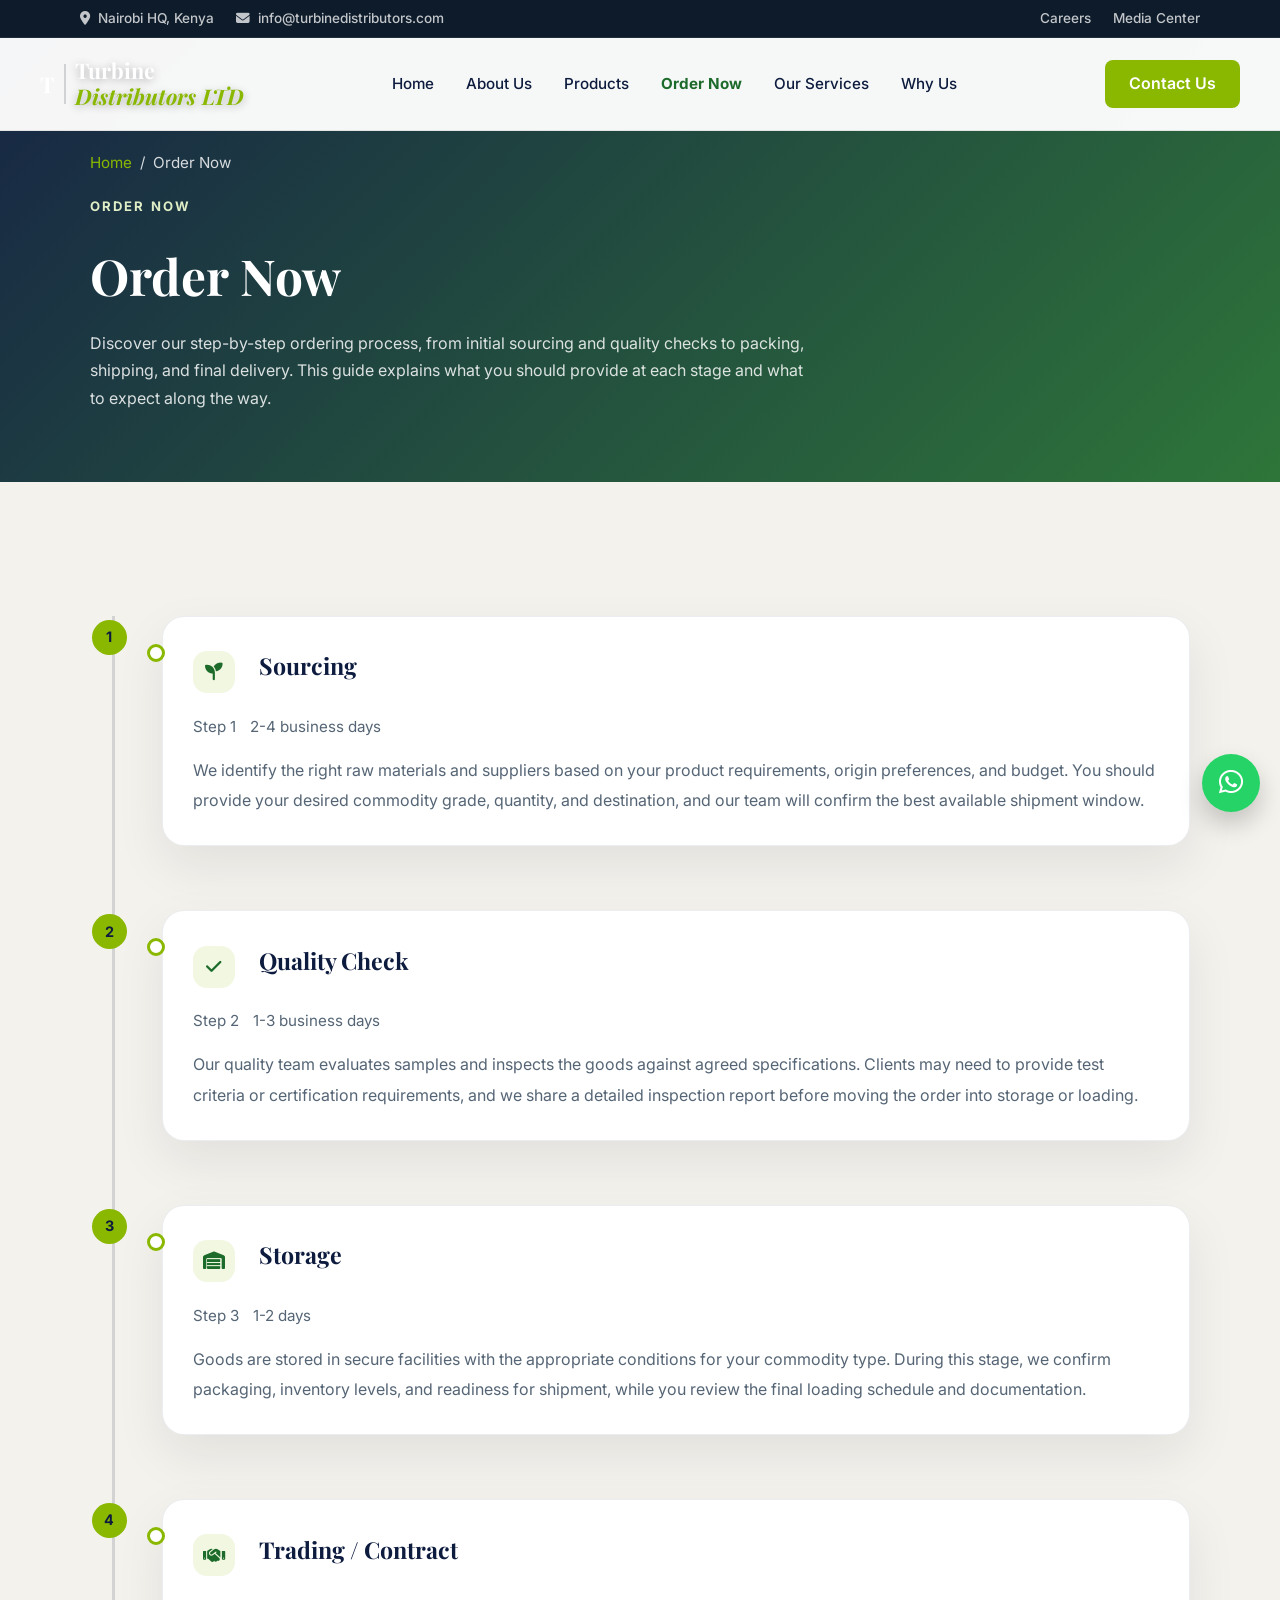
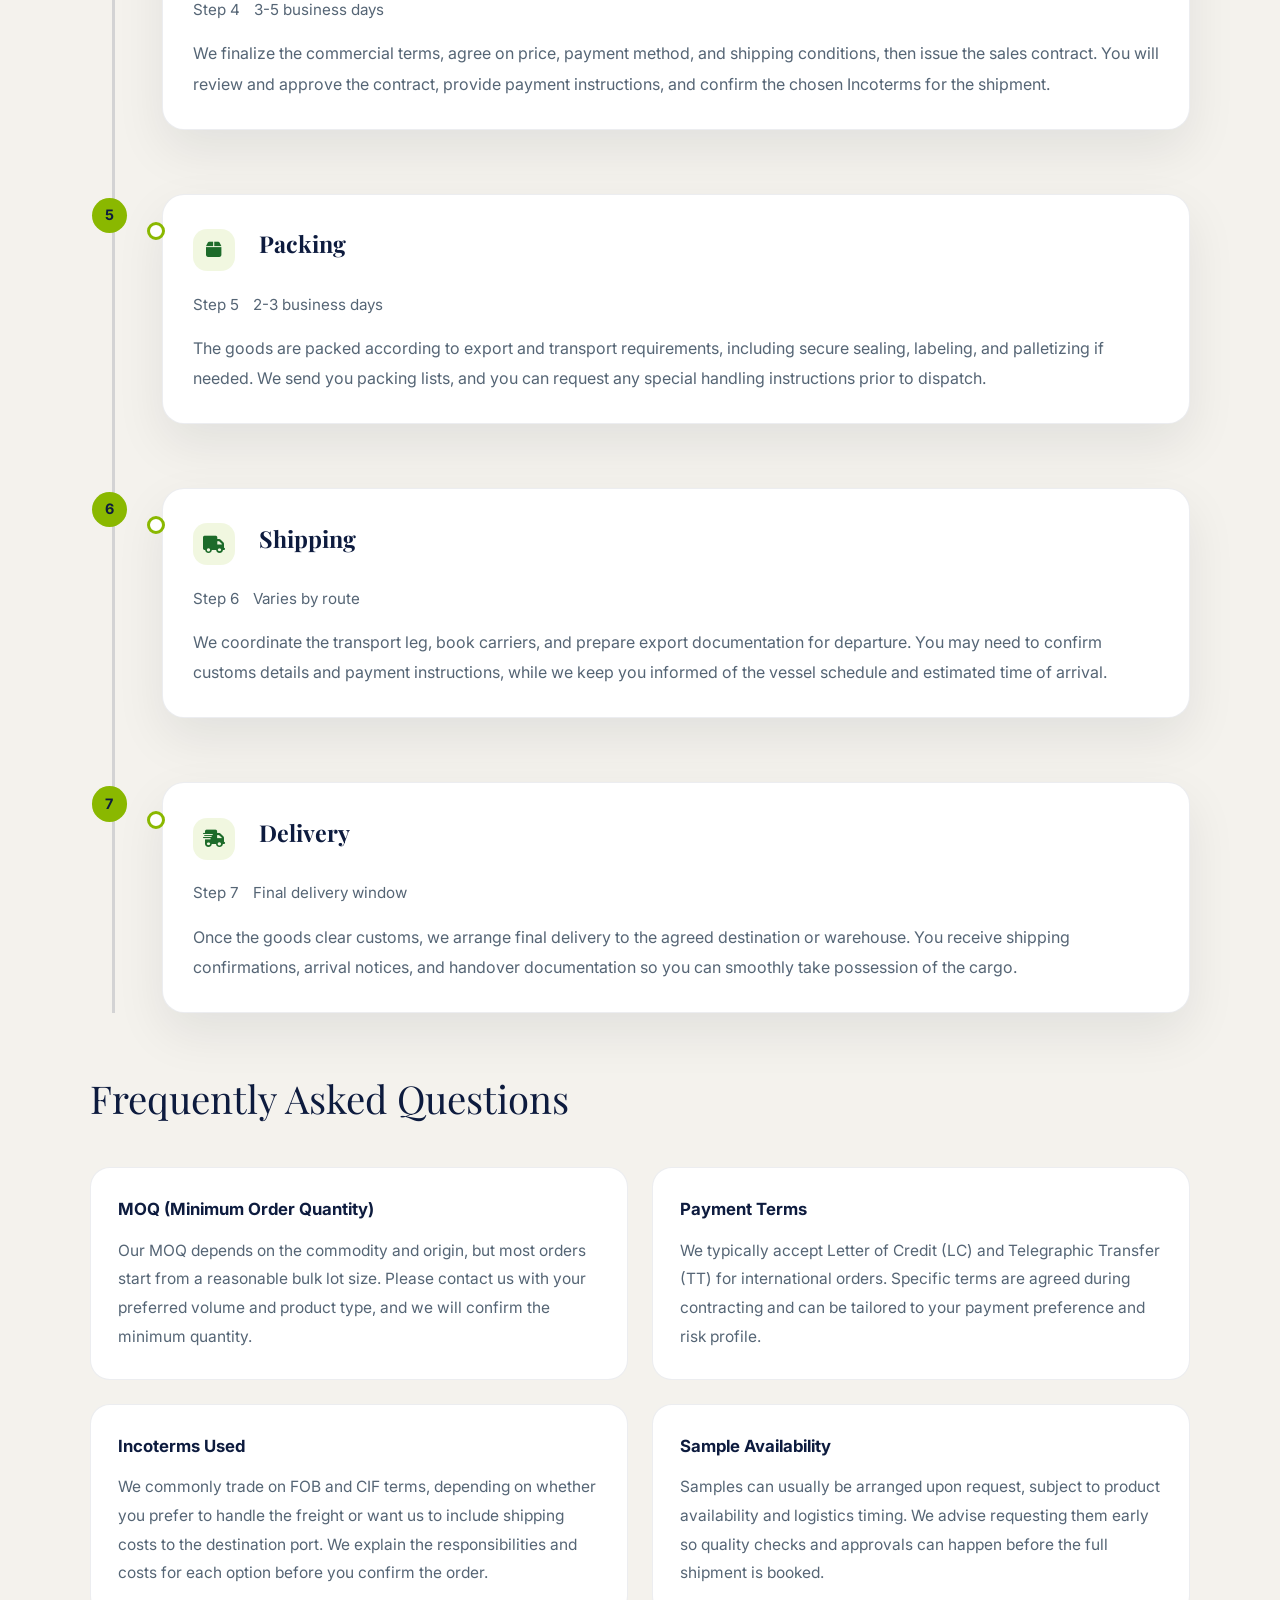
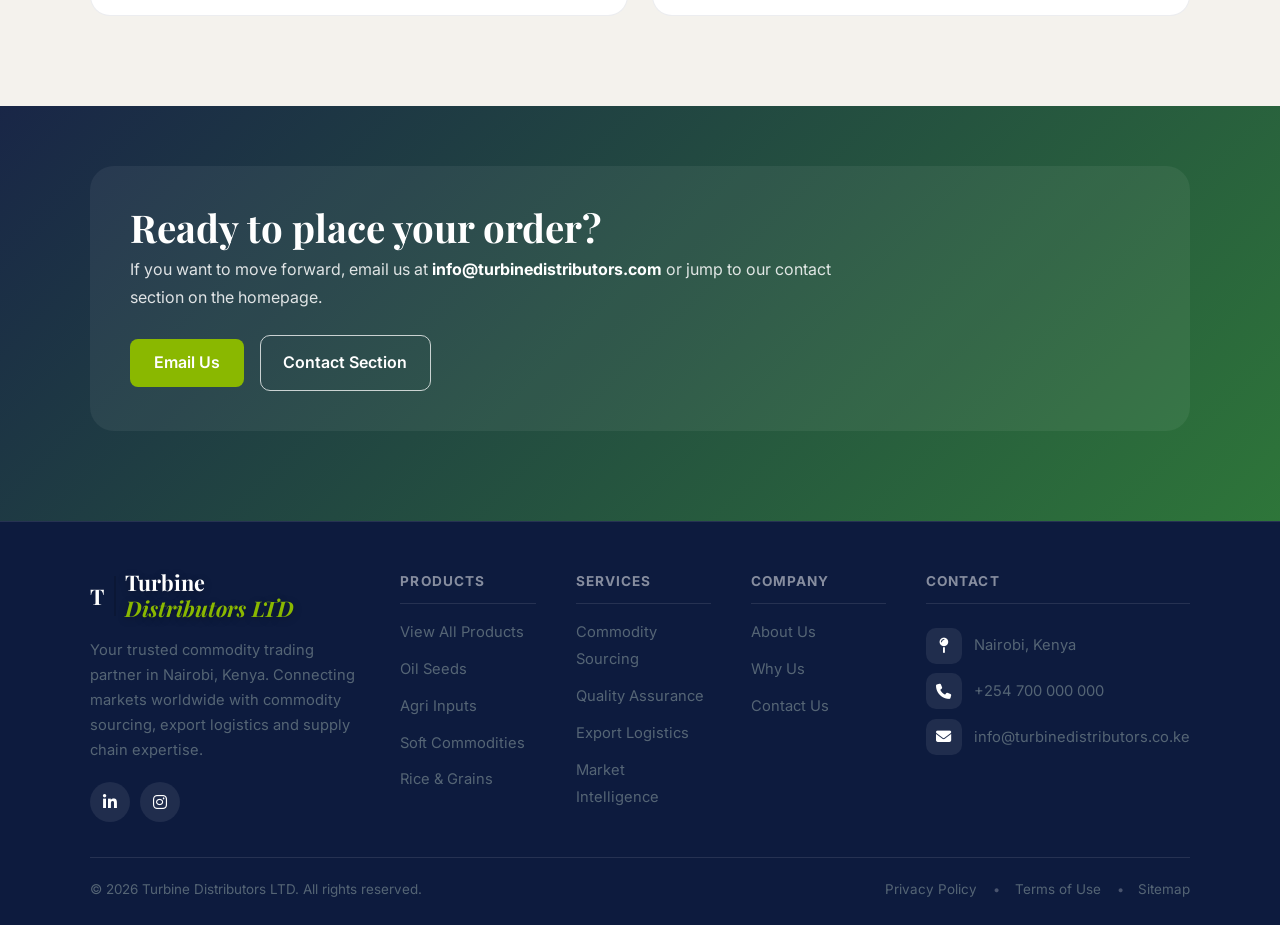
<file: how-to-order.html>
<!DOCTYPE html>
<html lang="en">
<head>
  <meta charset="UTF-8">
  <meta name="viewport" content="width=device-width, initial-scale=1.0">
  <meta name="description" content="Learn our step-by-step ordering process from sourcing and quotation to delivery and export support.">
  <meta property="og:title" content="Order Now | Turbine Distributors LTD">
  <meta property="og:description" content="Learn our step-by-step ordering process from sourcing and quotation to delivery and export support.">
  <meta property="og:image" content="images/og-share-image.jpg">
  <meta property="og:type" content="website">
  <meta property="og:url" content="https://www.turbinedistributors.com/how-to-order.html">
  <link rel="icon" type="image/png" sizes="32x32" href="favicon-32x32.png">
  <link rel="icon" type="image/png" sizes="16x16" href="favicon-16x16.png">
  <link rel="apple-touch-icon" sizes="180x180" href="apple-touch-icon.png">
  <title>Order Now | Turbine Distributors LTD</title>
  <link href="https://fonts.googleapis.com/css2?family=Playfair+Display:ital,wght@0,700;0,900;1,700&family=Inter:wght@300;400;500;600&display=swap" rel="stylesheet">
  <link rel="stylesheet" href="https://cdnjs.cloudflare.com/ajax/libs/font-awesome/6.4.0/css/all.min.css">
  <style>
    :root {
      --navy: #0d1b3e;
      --navy-mid: #132050;
      --white: #ffffff;
      --off-white: #f4f2ed;
      --lime: #8ab800;
      --lime-dark: #6e9300;
      --primary-green: #1d6b2a;
      --text-muted: #556575;
    }

    * { box-sizing: border-box; margin: 0; padding: 0; }
    html { scroll-behavior: smooth; }
    body { font-family: 'Inter', sans-serif; background: var(--off-white); color: var(--navy); line-height: 1.7; }
    a { color: inherit; text-decoration: none; }

    .top-bar {
      background: #0d1b2a;
      color: rgba(255,255,255,0.75);
      font-size: 0.85rem;
      font-weight: 500;
      border-bottom: 1px solid rgba(255,255,255,0.08);
      position: fixed;
      top: 0;
      left: 0;
      right: 0;
      height: 38px;
      z-index: 101;
      display: flex;
      align-items: center;
    }
    .top-bar-inner { max-width: 1200px; width: 100%; margin: 0 auto; padding: 0 2.5rem; display: flex; justify-content: space-between; align-items: center; }
    .top-bar-left, .top-bar-right { display: flex; gap: 1.4rem; align-items: center; }
    .top-bar-right a, .top-bar-left a { color: rgba(255,255,255,0.75); transition: color 0.2s; }
    .top-bar-right a:hover, .top-bar-left a:hover { color: var(--lime); }
    .top-bar span, .top-bar a { display: flex; align-items: center; gap: 0.5rem; }

    nav {
      position: fixed;
      top: 38px;
      left: 0;
      right: 0;
      z-index: 100;
      display: flex;
      align-items: center;
      justify-content: space-between;
      padding: 1.25rem 2.5rem;
      background: rgba(255,255,255,0.96);
      border-bottom: 1px solid rgba(0,0,0,0.08);
    }
    .nav-brand { display: flex; align-items: center; gap: 0.8rem; font-family: 'Playfair Display', serif; font-size: 1.35rem; font-weight: 700; color: var(--navy); }
    .nav-divider { width: 2px; height: 40px; background: rgba(0, 0, 0, 0.15); }
    .nav-text { display: flex; flex-direction: column; line-height: 1.2; text-shadow: 0 2px 8px rgba(0, 0, 0, 0.3); }
    .nav-text span { color: var(--lime); text-shadow: 0 2px 8px rgba(0, 0, 0, 0.3); }
    .nav-brand span { color: var(--lime); font-style: italic; }
    .nav-links { display: flex; align-items: center; gap: 2rem; list-style: none; }
    .nav-links a { color: var(--navy); font-size: 0.95rem; font-weight: 500; }
    .nav-links a:hover, .nav-links a.active { color: var(--primary-green); font-weight: 700; }
    .btn-lime { background: var(--lime); color: var(--white); padding: 0.65rem 1.5rem; border-radius: 8px; font-weight: 600; display: inline-flex; align-items: center; gap: 0.55rem; transition: all 0.25s ease; }
    .btn-lime:hover { background: var(--lime-dark); transform: translateY(-1px); }

    .page-hero { padding: 150px 2.5rem 70px; background: linear-gradient(135deg, rgba(13,27,62,0.96), rgba(29,107,42,0.92)); color: var(--white); }
    .page-hero-content { max-width: 1100px; margin: 0 auto; }
    .breadcrumb { display: flex; flex-wrap: wrap; gap: 0.5rem; margin-bottom: 1rem; color: rgba(255,255,255,0.78); font-size: 0.95rem; }
    .breadcrumb a { color: var(--lime); }
    .breadcrumb span { color: rgba(255,255,255,0.82); }
    .page-hero .eyebrow { display: inline-block; margin-bottom: 1rem; color: #dfeec7; font-size: 0.82rem; font-weight: 700; letter-spacing: 0.16em; text-transform: uppercase; }
    .page-hero h1 { font-family: 'Playfair Display', serif; font-size: clamp(2.3rem, 4vw, 3.1rem); margin-bottom: 0.8rem; }
    .page-hero p { max-width: 720px; color: rgba(255,255,255,0.84); }

    .content-section { padding: 70px 2.5rem 90px; }
    .section-inner { max-width: 1100px; margin: 0 auto; }
    .section-title { font-family: 'Playfair Display', serif; font-size: clamp(2rem, 3vw, 3rem); color: var(--navy); line-height: 1.1; margin-bottom: 1rem; }
    .section-body { max-width: 760px; color: var(--text-muted); font-size: 1rem; line-height: 1.85; }

    .timeline { position: relative; margin-top: 4rem; padding-left: 24px; }
    .timeline::before { content: ''; position: absolute; top: 0; bottom: 0; left: 22px; width: 3px; background: rgba(13,27,62,0.14); }
    .timeline-step { position: relative; margin-bottom: 4rem; padding-left: 3rem; }
    .timeline-step:last-child { margin-bottom: 0; }
    .timeline-step::before { content: attr(data-step); position: absolute; left: -1.4rem; top: 0.25rem; width: 2.2rem; height: 2.2rem; border-radius: 50%; background: var(--lime); color: var(--navy); display: grid; place-items: center; font-size: 0.9rem; font-weight: 700; }
    .timeline-card { background: var(--white); border-radius: 22px; padding: 1.85rem; box-shadow: 0 20px 50px rgba(15,23,42,0.08); border: 1px solid rgba(13,27,62,0.08); position: relative; }
    .timeline-card::after { content: ''; position: absolute; left: -16px; top: 1.7rem; width: 12px; height: 12px; border-radius: 50%; background: var(--white); border: 3px solid var(--lime); }
    .timeline-step h3 { font-family: 'Playfair Display', serif; font-size: 1.45rem; color: var(--navy); margin-bottom: 0.75rem; }
    .timeline-step .step-meta { display: flex; flex-wrap: wrap; gap: 0.9rem; align-items: center; margin-bottom: 0.95rem; color: var(--text-muted); font-size: 0.95rem; }
    .timeline-step .step-meta span { display: inline-flex; align-items: center; gap: 0.5rem; }
    .timeline-step p { color: var(--text-muted); line-height: 1.9; }
    .timeline-step .step-icon { width: 42px; height: 42px; border-radius: 14px; display: grid; place-items: center; background: rgba(138,184,0,0.12); color: var(--primary-green); font-size: 1.1rem; margin-right: 0.7rem; }
    .timeline-step .step-header { display: flex; align-items: center; gap: 0.85rem; margin-bottom: 1rem; }

    .faq-grid { display: grid; grid-template-columns: repeat(2, minmax(0, 1fr)); gap: 1.5rem; margin-top: 3rem; }
    .faq-card { background: var(--white); border-radius: 20px; padding: 1.7rem; border: 1px solid rgba(13,27,62,0.08); }
    .faq-card h4 { font-size: 1.05rem; color: var(--navy); margin-bottom: 0.8rem; }
    .faq-card p { color: var(--text-muted); font-size: 0.97rem; line-height: 1.85; }

    .cta-section { padding: 60px 2.5rem 90px; background: linear-gradient(135deg, rgba(13,27,62,0.95), rgba(29,107,42,0.92)); color: var(--white); }
    .cta-card { max-width: 1100px; margin: 0 auto; background: rgba(255,255,255,0.06); border-radius: 24px; padding: 2.5rem; display: flex; flex-wrap: wrap; gap: 1.5rem; align-items: center; justify-content: space-between; }
    .cta-card h2 { font-family: 'Playfair Display', serif; font-size: clamp(2rem, 3vw, 2.6rem); line-height: 1.1; margin-bottom: 0.5rem; }
    .cta-card p { max-width: 720px; color: rgba(255,255,255,0.85); }
    .cta-card .cta-actions { display: flex; flex-wrap: wrap; gap: 1rem; align-items: center; }
    .cta-card .btn-outline { background: transparent; color: var(--white); border: 1.5px solid rgba(255,255,255,0.75); padding: 0.85rem 1.4rem; border-radius: 10px; font-weight: 600; }
    .cta-card .btn-outline:hover { border-color: var(--lime); color: var(--lime); }

    footer { background: var(--navy); color: rgba(255,255,255,0.82); padding: 3rem 2.5rem 1.5rem; border-top: 1px solid rgba(255, 255, 255, 0.1); }
    
    .footer-inner {
      max-width: 1100px;
      margin: 0 auto;
    }

    .footer-top {
      display: grid;
      grid-template-columns: 2fr 1fr 1fr 1fr 1fr;
      gap: 2.5rem;
      margin-bottom: 2.2rem;
    }

    .footer-brand-col {
      display: flex;
      flex-direction: column;
      gap: 1rem;
    }

    .nav-brand, .footer-brand {
      display: inline-flex;
      align-items: center;
      gap: 0.6rem;
      font-family: 'Playfair Display', serif;
      font-size: 1.35rem;
      font-weight: 700;
      color: var(--white);
      text-decoration: none;
    }

    .footer-brand span, .nav-brand span {
      color: var(--lime);
      font-style: italic;
    }

    .footer-desc {
      font-size: 0.92rem;
      color: var(--text-muted);
      line-height: 1.7;
      max-width: 420px;
    }

    .footer-social {
      display: flex;
      gap: 0.6rem;
      margin-top: 0.2rem;
    }

    .footer-social-btn {
      width: 40px;
      height: 40px;
      border-radius: 50%;
      background: rgba(255, 255, 255, 0.08);
      display: inline-flex;
      align-items: center;
      justify-content: center;
      color: var(--white);
      text-decoration: none;
      transition: background 0.18s;
    }

    .footer-social-btn:hover {
      background: var(--lime);
    }

    .footer-col h5 {
      font-size: 0.85rem;
      font-weight: 700;
      letter-spacing: 0.08em;
      text-transform: uppercase;
      color: rgba(255, 255, 255, 0.5);
      margin-bottom: 0.9rem;
      padding-bottom: 0.6rem;
      border-bottom: 1px solid rgba(255, 255, 255, 0.1);
    }

    .footer-col ul {
      list-style: none;
      display: flex;
      flex-direction: column;
      gap: 0.6rem;
      margin: 0;
      padding: 0;
    }

    .footer-col ul a {
      font-size: 0.92rem;
      color: var(--text-muted);
      text-decoration: none;
      transition: color 0.18s;
    }

    .footer-col ul a:hover {
      color: var(--white);
    }

    .footer-contact-col {
      display: flex;
      flex-direction: column;
      gap: 0.6rem;
    }

    .footer-contact-item {
      display: flex;
      align-items: center;
      gap: 0.75rem;
      color: var(--text-muted);
      font-size: 0.92rem;
    }

    .footer-contact-icon {
      width: 36px;
      height: 36px;
      border-radius: 10px;
      background: rgba(255, 255, 255, 0.08);
      display: inline-flex;
      align-items: center;
      justify-content: center;
      color: var(--white);
      font-size: 0.95rem;
      flex-shrink: 0;
    }

    .footer-bottom {
      display: flex;
      justify-content: space-between;
      align-items: center;
      gap: 1rem;
      padding-top: 1.2rem;
      border-top: 1px solid rgba(255, 255, 255, 0.1);
      color: var(--text-muted);
      font-size: 0.84rem;
      flex-wrap: wrap;
    }

    .footer-bottom-links {
      display: flex;
      align-items: center;
      gap: 1rem;
      flex-wrap: wrap;
    }

    .footer-bottom-links a {
      color: var(--text-muted);
      text-decoration: none;
      transition: color 0.18s;
    }

    .footer-bottom-links a:hover {
      color: var(--white);
    }

    .footer-bottom-links a + a::before {
      content: "•";
      display: inline-block;
      margin-right: 0.9rem;
      color: rgba(255, 255, 255, 0.25);
      font-size: 0.8rem;
      vertical-align: middle;
    }

    /* Scroll button styling — the button is fixed, footer remains normal flow */
    .scroll-top-btn {
      position: fixed;
      right: 1.25rem;
      bottom: 1.25rem;
      width: 48px;
      height: 48px;
      border-radius: 50%;
      border: none;
      background: var(--primary-green);
      color: var(--white);
      display: inline-flex;
      align-items: center;
      justify-content: center;
      box-shadow: 0 12px 22px rgba(0,0,0,0.22);
      cursor: pointer;
      opacity: 0;
      visibility: hidden;
      transform: translateY(8px);
      transition: opacity 0.22s ease, transform 0.22s ease, visibility 0.22s;
      z-index: 120;
    }

    .scroll-top-btn.visible {
      opacity: 1;
      visibility: visible;
      transform: translateY(0);
    }
    
    .whatsapp-float {
      position: fixed;
      right: 1.25rem;
      bottom: 5.5rem;
      width: 58px;
      height: 58px;
      border-radius: 50%;
      background: #25D366;
      color: var(--white);
      display: inline-flex;
      align-items: center;
      justify-content: center;
      box-shadow: 0 12px 24px rgba(0, 0, 0, 0.2);
      z-index: 120;
      transition: transform 0.22s ease, box-shadow 0.22s ease;
    }

    .whatsapp-float:hover {
      transform: scale(1.08);
      box-shadow: 0 16px 28px rgba(0, 0, 0, 0.24);
    }

    .whatsapp-float i {
      font-size: 1.7rem;
    }

    @media (max-width: 1024px) {
      .footer-top {
        grid-template-columns: 1fr 1fr;
        gap: 1.8rem;
      }
    }

    @media (max-width: 900px) {
      .page-hero { padding-top: 140px; }
      .timeline { padding-left: 16px; }
      .timeline-step { padding-left: 2.8rem; }
      .faq-grid { grid-template-columns: 1fr; }
    }
    @media (max-width: 768px) {
      .footer-top {
        grid-template-columns: 1fr;
        gap: 1.2rem;
      }
      .whatsapp-float {
        right: 1rem;
        bottom: 4.8rem;
        width: 54px;
        height: 54px;
      }
      .scroll-top-btn {
        right: 1rem;
        bottom: 1rem;
      }
      .top-bar-inner, nav, .page-hero, .content-section, .cta-section { padding-left: 1.5rem; padding-right: 1.5rem; }
      .nav-links { gap: 1rem; }
      .page-hero { padding: 140px 1.5rem 60px; }
      .timeline { padding-left: 0; }
      .timeline::before { left: 10px; }
      .timeline-step { padding-left: 0; }
      .timeline-step::before { left: -0.9rem; }
      .timeline-card { padding: 1.5rem; }
      .cta-card { flex-direction: column; align-items: flex-start; }
    }
  </style>
</head>
<body>
  <div class="top-bar">
    <div class="top-bar-inner">
      <div class="top-bar-left">
        <span><i class="fa-solid fa-location-dot"></i> Nairobi HQ, Kenya</span>
        <a href="mailto:info@turbinedistributors.com"><i class="fa-solid fa-envelope"></i> info@turbinedistributors.com</a>
      </div>
      <div class="top-bar-right">
        <a href="index.html#about">Careers</a>
        <a href="index.html#services">Media Center</a>
      </div>
    </div>
  </div>

  <nav>
    <a href="index.html" class="nav-brand">
      <div class="nav-icon">T</div>
      <div class="nav-divider"></div>
      <div class="nav-text">
        <div>Turbine</div>
        <div><span>Distributors LTD</span></div>
      </div>
    </a>
    <div class="nav-links-container">
      <ul class="nav-links">
        <li><a href="index.html">Home</a></li>
        <li><a href="index.html#about">About Us</a></li>
        <li><a href="products.html">Products</a></li>
        <li><a href="how-to-order.html" class="active">Order Now</a></li>
        <li><a href="index.html#services">Our Services</a></li>
        <li><a href="index.html#why">Why Us</a></li>
      </ul>
    </div>
    <a href="index.html#contact" class="btn-lime">Contact Us</a>
  </nav>

  <section class="page-hero">
    <div class="page-hero-content">
      <div class="breadcrumb"><a href="index.html">Home</a><span>/</span><span>Order Now</span></div>
      <div class="eyebrow">Order Now</div>
      <h1>Order Now</h1>
      <p>Discover our step-by-step ordering process, from initial sourcing and quality checks to packing, shipping, and final delivery. This guide explains what you should provide at each stage and what to expect along the way.</p>
    </div>
  </section>

  <section class="content-section">
    <div class="section-inner">
      <div class="timeline">
        <div class="timeline-step" data-step="1">
          <div class="timeline-card">
            <div class="step-header">
              <span class="step-icon"><i class="fa-solid fa-seedling"></i></span>
              <h3>Sourcing</h3>
            </div>
            <div class="step-meta"><span>Step 1</span><span>2-4 business days</span></div>
            <p>We identify the right raw materials and suppliers based on your product requirements, origin preferences, and budget. You should provide your desired commodity grade, quantity, and destination, and our team will confirm the best available shipment window.</p>
          </div>
        </div>

        <div class="timeline-step" data-step="2">
          <div class="timeline-card">
            <div class="step-header">
              <span class="step-icon"><i class="fa-solid fa-check"></i></span>
              <h3>Quality Check</h3>
            </div>
            <div class="step-meta"><span>Step 2</span><span>1-3 business days</span></div>
            <p>Our quality team evaluates samples and inspects the goods against agreed specifications. Clients may need to provide test criteria or certification requirements, and we share a detailed inspection report before moving the order into storage or loading.</p>
          </div>
        </div>

        <div class="timeline-step" data-step="3">
          <div class="timeline-card">
            <div class="step-header">
              <span class="step-icon"><i class="fa-solid fa-warehouse"></i></span>
              <h3>Storage</h3>
            </div>
            <div class="step-meta"><span>Step 3</span><span>1-2 days</span></div>
            <p>Goods are stored in secure facilities with the appropriate conditions for your commodity type. During this stage, we confirm packaging, inventory levels, and readiness for shipment, while you review the final loading schedule and documentation.</p>
          </div>
        </div>

        <div class="timeline-step" data-step="4">
          <div class="timeline-card">
            <div class="step-header">
              <span class="step-icon"><i class="fa-solid fa-handshake"></i></span>
              <h3>Trading / Contract</h3>
            </div>
            <div class="step-meta"><span>Step 4</span><span>3-5 business days</span></div>
            <p>We finalize the commercial terms, agree on price, payment method, and shipping conditions, then issue the sales contract. You will review and approve the contract, provide payment instructions, and confirm the chosen Incoterms for the shipment.</p>
          </div>
        </div>

        <div class="timeline-step" data-step="5">
          <div class="timeline-card">
            <div class="step-header">
              <span class="step-icon"><i class="fa-solid fa-box"></i></span>
              <h3>Packing</h3>
            </div>
            <div class="step-meta"><span>Step 5</span><span>2-3 business days</span></div>
            <p>The goods are packed according to export and transport requirements, including secure sealing, labeling, and palletizing if needed. We send you packing lists, and you can request any special handling instructions prior to dispatch.</p>
          </div>
        </div>

        <div class="timeline-step" data-step="6">
          <div class="timeline-card">
            <div class="step-header">
              <span class="step-icon"><i class="fa-solid fa-truck"></i></span>
              <h3>Shipping</h3>
            </div>
            <div class="step-meta"><span>Step 6</span><span>Varies by route</span></div>
            <p>We coordinate the transport leg, book carriers, and prepare export documentation for departure. You may need to confirm customs details and payment instructions, while we keep you informed of the vessel schedule and estimated time of arrival.</p>
          </div>
        </div>

        <div class="timeline-step" data-step="7">
          <div class="timeline-card">
            <div class="step-header">
              <span class="step-icon"><i class="fa-solid fa-shipping-fast"></i></span>
              <h3>Delivery</h3>
            </div>
            <div class="step-meta"><span>Step 7</span><span>Final delivery window</span></div>
            <p>Once the goods clear customs, we arrange final delivery to the agreed destination or warehouse. You receive shipping confirmations, arrival notices, and handover documentation so you can smoothly take possession of the cargo.</p>
          </div>
        </div>
      </div>

      <div class="section-title" style="margin-top: 4rem;">Frequently Asked Questions</div>
      <div class="faq-grid">
        <div class="faq-card">
          <h4>MOQ (Minimum Order Quantity)</h4>
          <p>Our MOQ depends on the commodity and origin, but most orders start from a reasonable bulk lot size. Please contact us with your preferred volume and product type, and we will confirm the minimum quantity.</p>
        </div>
        <div class="faq-card">
          <h4>Payment Terms</h4>
          <p>We typically accept Letter of Credit (LC) and Telegraphic Transfer (TT) for international orders. Specific terms are agreed during contracting and can be tailored to your payment preference and risk profile.</p>
        </div>
        <div class="faq-card">
          <h4>Incoterms Used</h4>
          <p>We commonly trade on FOB and CIF terms, depending on whether you prefer to handle the freight or want us to include shipping costs to the destination port. We explain the responsibilities and costs for each option before you confirm the order.</p>
        </div>
        <div class="faq-card">
          <h4>Sample Availability</h4>
          <p>Samples can usually be arranged upon request, subject to product availability and logistics timing. We advise requesting them early so quality checks and approvals can happen before the full shipment is booked.</p>
        </div>
      </div>
    </div>
  </section>

  <section class="cta-section">
    <div class="cta-card">
      <div>
        <h2>Ready to place your order?</h2>
        <p>If you want to move forward, email us at <a href="#footer" style="color: #ffffff; font-weight: 700;">info@turbinedistributors.com</a> or jump to our contact section on the homepage.</p>
      </div>
      <div class="cta-actions">
        <a href="#footer" class="btn-lime">Email Us</a>
        <a href="index.html#contact" class="btn-outline">Contact Section</a>
      </div>
    </div>
  </section>

  <a href="https://wa.me/254700000000?text=Hi%20Turbine%20Distributors%2C%20I%27d%20like%20to%20know%20more%20about%20your%20products" class="whatsapp-float" target="_blank" rel="noopener" aria-label="Chat with us on WhatsApp">
    <i class="fab fa-whatsapp"></i>
  </a>

  <footer>
    <div class="footer-inner">
      <div class="footer-top">
        <div class="footer-brand-col">
          <a href="index.html" class="nav-brand"><div class="nav-icon">T</div><div class="nav-divider"></div><div class="nav-text"><div>Turbine</div><div><span>Distributors LTD</span></div></div></a>
          <p class="footer-desc">Your trusted commodity trading partner in Nairobi, Kenya. Connecting markets worldwide with commodity sourcing, export logistics and supply chain expertise.</p>
          <div class="footer-social">
            <a href="#" aria-label="LinkedIn" class="footer-social-btn"><i class="fab fa-linkedin-in"></i></a>
            <a href="#" aria-label="Instagram" class="footer-social-btn"><i class="fab fa-instagram"></i></a>
          </div>
        </div>

        <div class="footer-col">
          <h5>PRODUCTS</h5>
          <ul>
            <li><a href="products.html">View All Products</a></li>
            <li><a href="products.html?cat=Oil%20Seeds">Oil Seeds</a></li>
            <li><a href="products.html?cat=Agri%20Inputs">Agri Inputs</a></li>
            <li><a href="products.html?cat=Soft%20Commodities">Soft Commodities</a></li>
            <li><a href="products.html?cat=Rice%20%26%20Grains">Rice &amp; Grains</a></li>
          </ul>
        </div>

        <div class="footer-col">
          <h5>SERVICES</h5>
          <ul>
            <li><a href="index.html#services">Commodity Sourcing</a></li>
            <li><a href="index.html#services">Quality Assurance</a></li>
            <li><a href="index.html#services">Export Logistics</a></li>
            <li><a href="index.html#services">Market Intelligence</a></li>
          </ul>
        </div>

        <div class="footer-col">
          <h5>COMPANY</h5>
          <ul>
            <li><a href="index.html#about">About Us</a></li>
            <li><a href="index.html#why">Why Us</a></li>
            <li><a href="index.html#contact">Contact Us</a></li>
          </ul>
        </div>

        <div class="footer-col footer-contact-col">
          <h5>CONTACT</h5>
          <div class="footer-contact-item">
            <span class="footer-contact-icon"><i class="fas fa-map-pin"></i></span>
            <span>Nairobi, Kenya</span>
          </div>
          <div class="footer-contact-item">
            <span class="footer-contact-icon"><i class="fas fa-phone"></i></span>
            <span>+254 700 000 000</span>
          </div>
          <div class="footer-contact-item">
            <span class="footer-contact-icon"><i class="fas fa-envelope"></i></span>
            <span>info@turbinedistributors.co.ke</span>
          </div>
        </div>
      </div>

      <div class="footer-bottom">
        <span>© 2026 Turbine Distributors LTD. All rights reserved.</span>
        <div class="footer-bottom-links">
          <a href="#">Privacy Policy</a>
          <a href="#">Terms of Use</a>
          <a href="#">Sitemap</a>
        </div>
      </div>
    </div>
    <button type="button" id="scrollTopBtn" class="scroll-top-btn" aria-label="Scroll to top"><i class="fas fa-arrow-up"></i></button>
  </footer>

  <script>
    // Scroll-to-top button functionality
    const scrollTopBtn = document.getElementById('scrollTopBtn');
    if (scrollTopBtn) {
      window.addEventListener('scroll', () => {
        if (window.scrollY > 300) {
          scrollTopBtn.classList.add('visible');
        } else {
          scrollTopBtn.classList.remove('visible');
        }
      });

      scrollTopBtn.addEventListener('click', () => {
        window.scrollTo({ top: 0, behavior: 'smooth' });
      });
    }
  </script>
</body>
</html>
</file>
